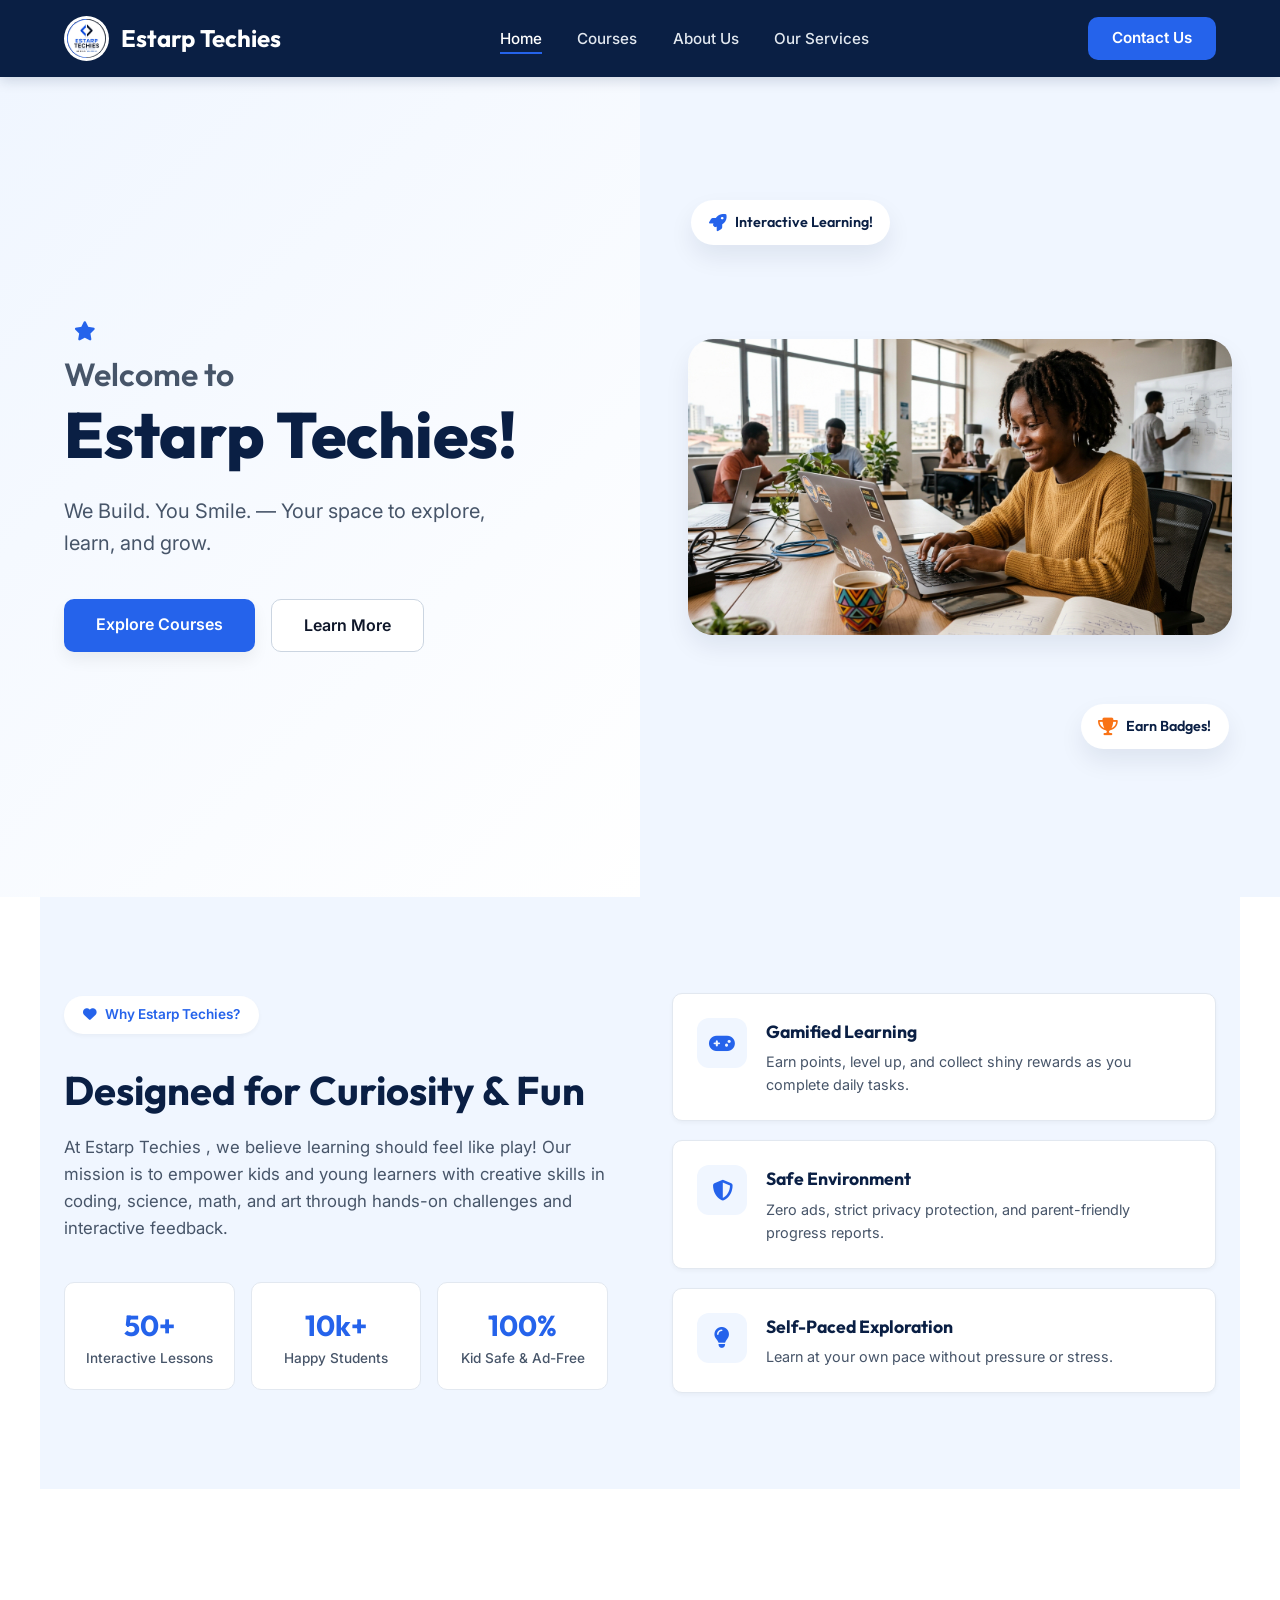
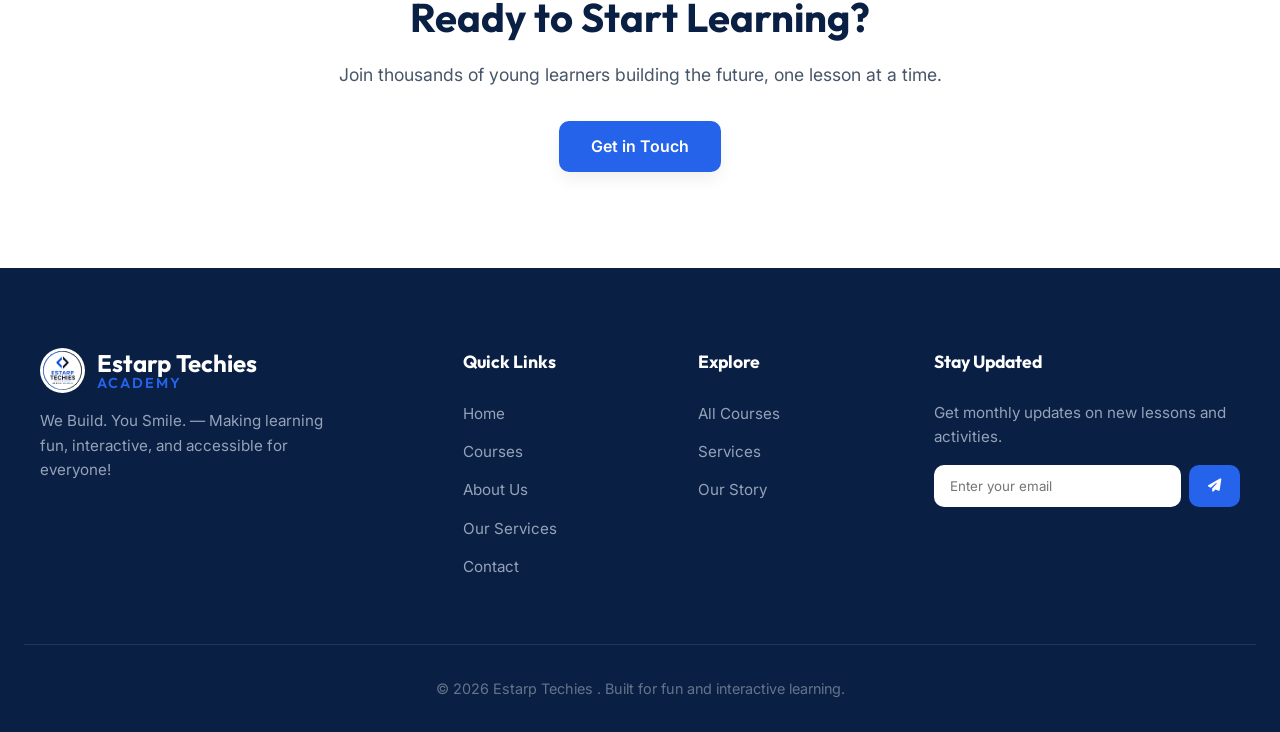
<file: index.html>
<!DOCTYPE html>
<html lang="en">
<head>
  <meta charset="UTF-8">
  <meta name="viewport" content="width=device-width, initial-scale=1.0">
  <title>Estarp Techies  | Learn, Explore & Grow</title>
  <link rel="preconnect" href="https://fonts.googleapis.com">
  <link rel="preconnect" href="https://fonts.gstatic.com" crossorigin>
  <link href="https://fonts.googleapis.com/css2?family=Inter:wght@400;500;600&family=Outfit:wght@500;600;700;800&display=swap" rel="stylesheet">
  <link rel="stylesheet" href="https://cdnjs.cloudflare.com/ajax/libs/font-awesome/6.4.0/css/all.min.css">
  <link rel="stylesheet" href="styles.css">
</head>
<body>

  <!-- Header -->
  <header>
    <div class="nav-container">
      <a href="index.html" class="brand-logo">
        <img src="img/logo.png" alt="Estarp Techies Logo" class="brand-logo-img">
        <span class="brand-text">Estarp Techies <span></span></span>
      </a>
      <ul class="nav-links">
        <li><a href="index.html" class="nav-link active">Home</a></li>
        <li><a href="courses.html" class="nav-link">Courses</a></li>
        <li><a href="about.html" class="nav-link">About Us</a></li>
        <li><a href="services.html" class="nav-link">Our Services</a></li>
        
      </ul>
      <a href="contact.html" class="btn-signup">Contact Us</a>
      <button class="mobile-menu-btn" id="mobileMenuBtn"><i class="fa-solid fa-bars"></i></button>
    </div>
  </header>

  <!-- Hero -->
  <section class="hero-section" id="home">
    <div class="hero-container">
      <div class="hero-text">
        <div class="decorative-sparkles">
          <i class="fa-solid fa-sparkles"></i>
          <i class="fa-solid fa-star"></i>
        </div>
        <h1 class="hero-title">
          <span class="welcome">Welcome to</span>
          <span class="brand-name">Estarp Techies!</span>
        </h1>
        <p class="hero-subtitle">We Build. You Smile. — Your space to explore, learn, and grow.</p>
        <div class="hero-cta-buttons">
          <a href="courses.html" class="btn-primary">Explore Courses</a>
          <a href="about.html" class="btn-secondary">Learn More</a>
        </div>
      </div>

      <div class="hero-image-container">
        <img src="img/Gemini_Generated_Image_43pikn43pikn43pi.jpg" alt="Students learning at Estarp Techies Academy" class="hero-image">
        <div class="floating-badge badge-1">
          <i class="fa-solid fa-rocket"></i>
          <span>Interactive Learning!</span>
        </div>
        <div class="floating-badge badge-2">
          <i class="fa-solid fa-trophy"></i>
          <span>Earn Badges!</span>
        </div>
      </div>
    </div>
  </section>



  <!-- About preview -->
  <section class="section-container about-section">
    <div class="about-grid">
      <div class="about-content">
        <div class="badge-pill"><i class="fa-solid fa-heart"></i> Why Estarp Techies?</div>
        <h2 class="section-title">Designed for Curiosity & Fun</h2>
        <p class="about-text">
          At Estarp Techies , we believe learning should feel like play! Our mission is to empower kids and young learners with creative skills in coding, science, math, and art through hands-on challenges and interactive feedback.
        </p>
        <div class="stats-grid">
          <div class="stat-card"><h3>50+</h3><p>Interactive Lessons</p></div>
          <div class="stat-card"><h3>10k+</h3><p>Happy Students</p></div>
          <div class="stat-card"><h3>100%</h3><p>Kid Safe & Ad-Free</p></div>
        </div>
      </div>
      <div class="about-features">
        <div class="feature-box">
          <div class="feature-icon"><i class="fa-solid fa-gamepad"></i></div>
          <div>
            <h4>Gamified Learning</h4>
            <p>Earn points, level up, and collect shiny rewards as you complete daily tasks.</p>
          </div>
        </div>
        <div class="feature-box">
          <div class="feature-icon"><i class="fa-solid fa-shield-halved"></i></div>
          <div>
            <h4>Safe Environment</h4>
            <p>Zero ads, strict privacy protection, and parent-friendly progress reports.</p>
          </div>
        </div>
        <div class="feature-box">
          <div class="feature-icon"><i class="fa-solid fa-lightbulb"></i></div>
          <div>
            <h4>Self-Paced Exploration</h4>
            <p>Learn at your own pace without pressure or stress.</p>
          </div>
        </div>
      </div>
    </div>
  </section>

  <!-- CTA -->
  <section class="section-container text-center">
    <h2 class="section-title">Ready to Start Learning?</h2>
    <p class="section-subtitle" style="margin-bottom: 2rem;">Join thousands of young learners building the future, one lesson at a time.</p>
    <a href="contact.html" class="btn-primary">Get in Touch</a>
  </section>

  <!-- Footer -->
  <footer>
    <div class="footer-container">
      <div class="footer-brand">
        <a href="index.html" class="brand-logo footer-logo">
          <img src="img/logo.png" alt="Estarp Techies Academy Logo" class="brand-logo-img">
          <span class="brand-text">Estarp Techies <span>Academy</span></span>
        </a>
        <p>We Build. You Smile. — Making learning fun, interactive, and accessible for everyone!</p>
      </div>
      <div class="footer-links">
        <h4>Quick Links</h4>
        <ul>
          <li><a href="index.html">Home</a></li>
          <li><a href="courses.html">Courses</a></li>
          <li><a href="about.html">About Us</a></li>
          <li><a href="services.html">Our Services</a></li>
          <li><a href="contact.html">Contact</a></li>
        </ul>
      </div>
      <div class="footer-links">
        <h4>Explore</h4>
        <ul>
          <li><a href="courses.html">All Courses</a></li>
          <li><a href="services.html">Services</a></li>
          <li><a href="about.html">Our Story</a></li>
        </ul>
      </div>
      <div class="footer-newsletter">
        <h4>Stay Updated</h4>
        <p>Get monthly updates on new lessons and activities.</p>
        <form id="newsletterForm" class="newsletter-form">
          <input type="email" placeholder="Enter your email" required>
          <button type="submit"><i class="fa-solid fa-paper-plane"></i></button>
        </form>
      </div>
    </div>
    <div class="footer-bottom">
      <p>&copy; 2026 Estarp Techies . Built for fun and interactive learning.</p>
    </div>
  </footer>


   <script src="courses-data.js"></script>
  <script src="script.js"></script>
</body>
</body>
</html>
</file>
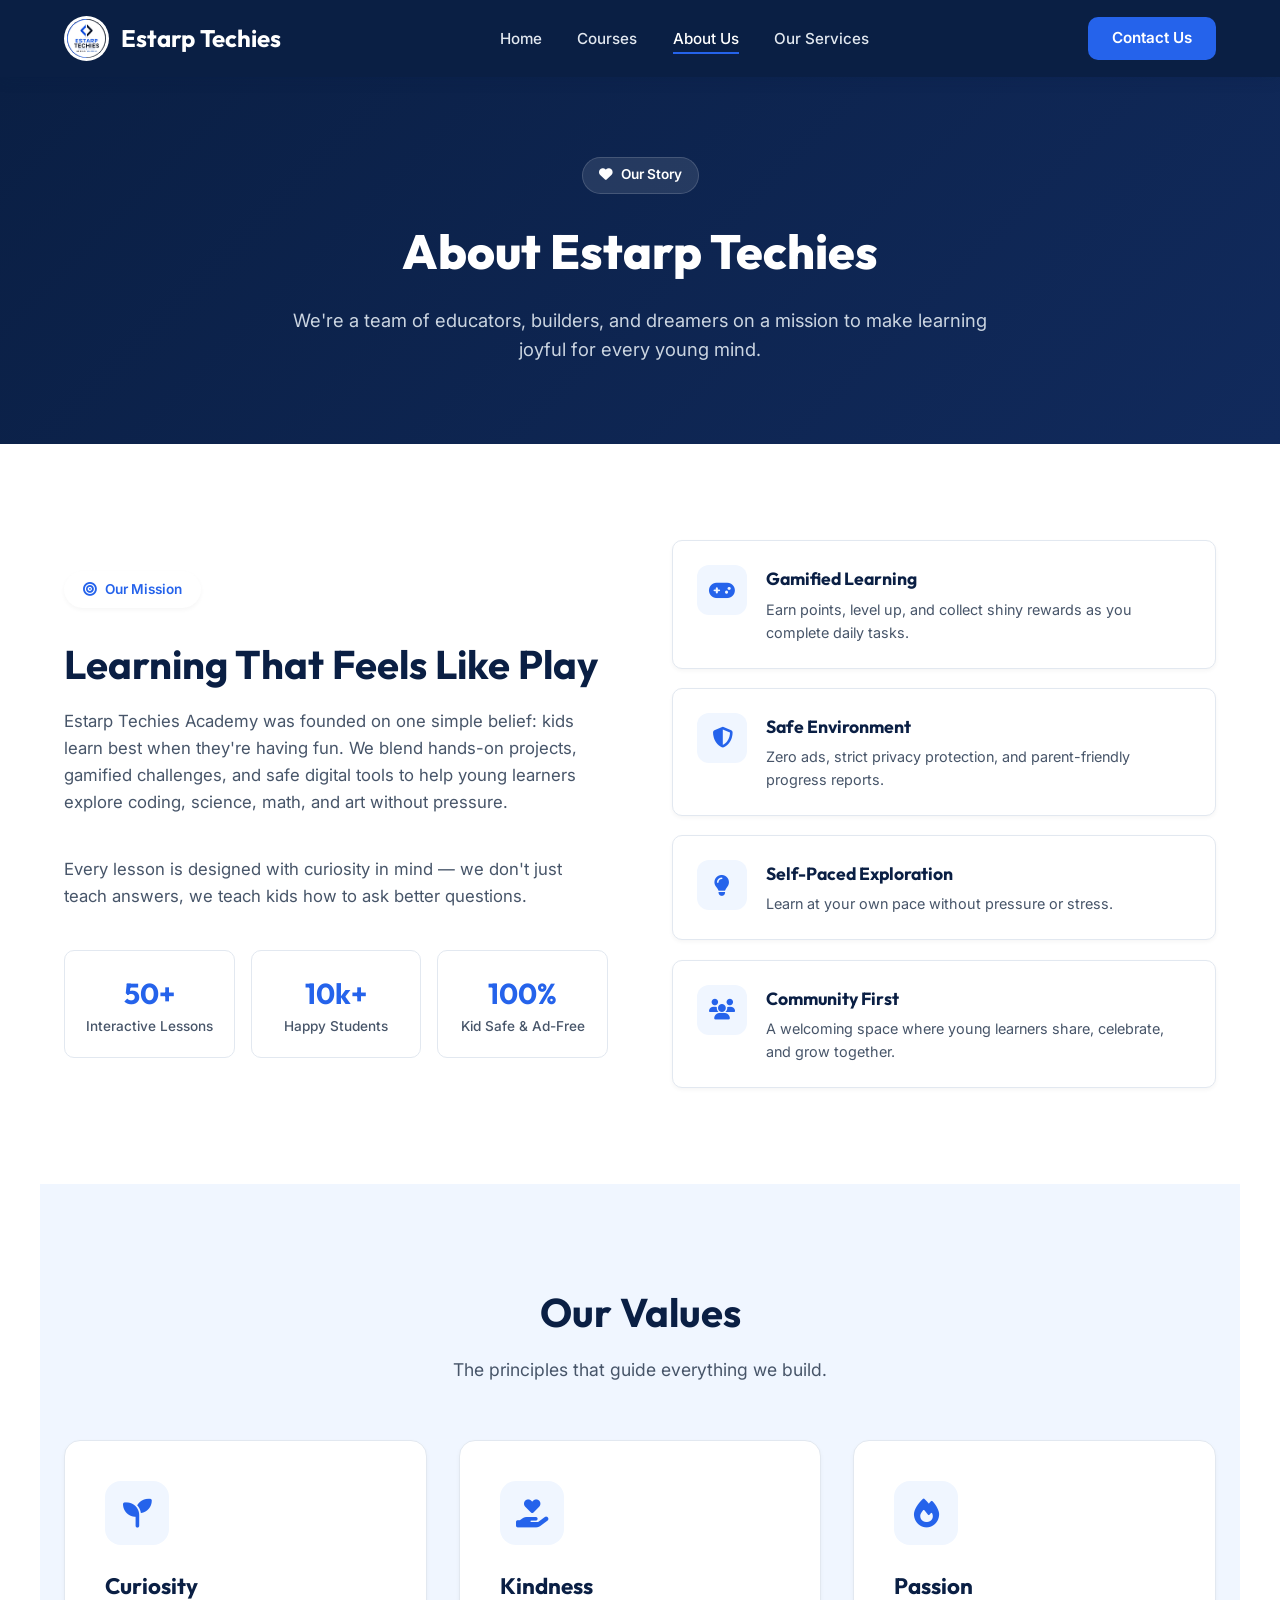
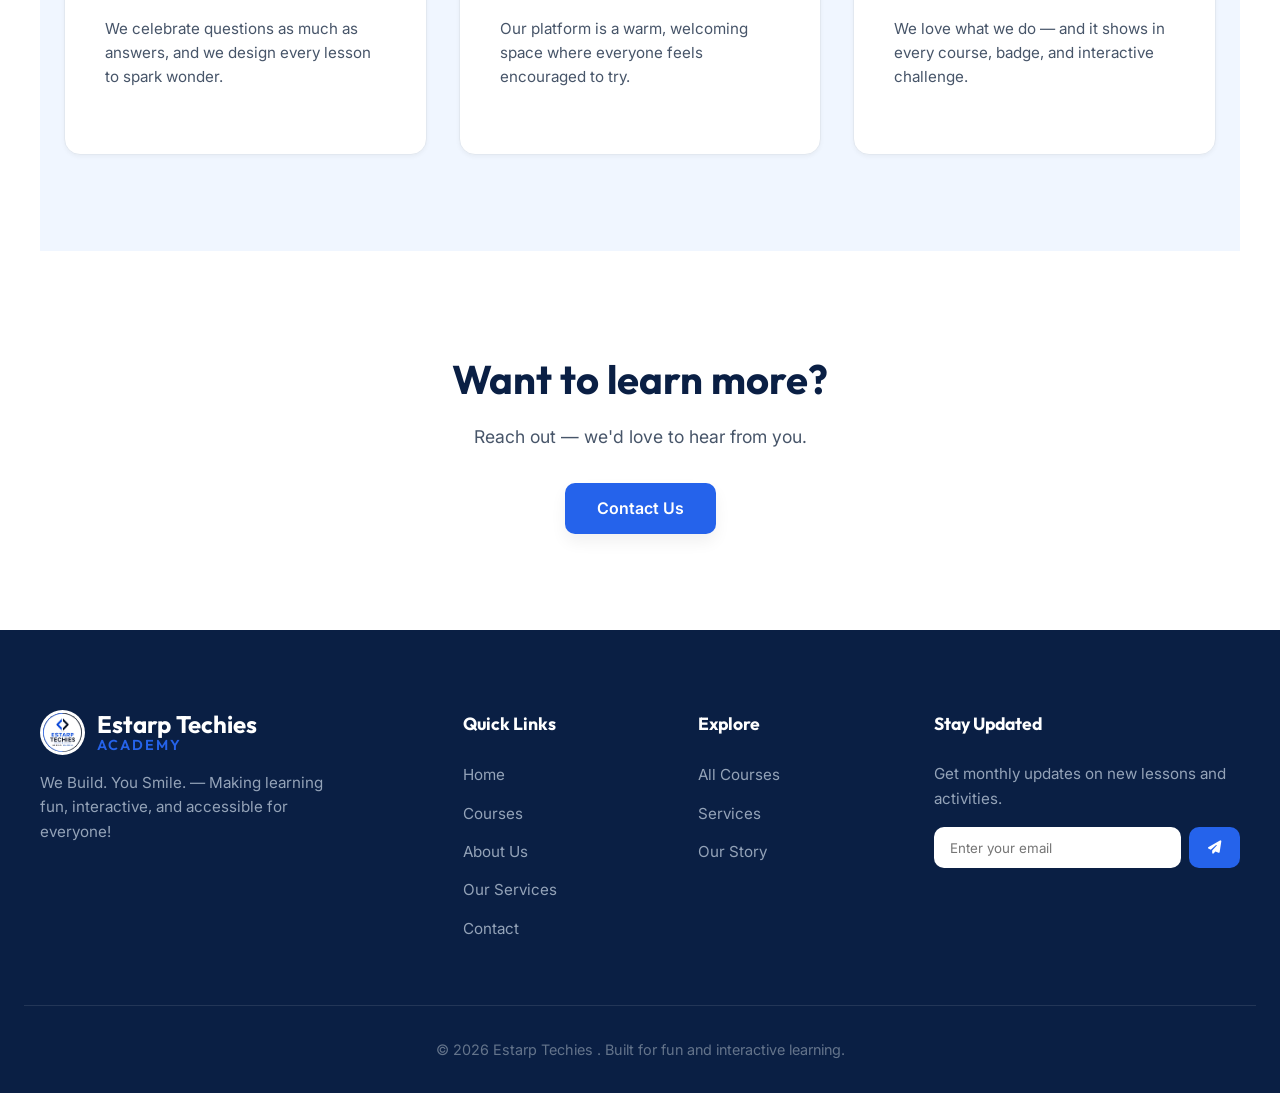
<file: about.html>
<!DOCTYPE html>
<html lang="en">
<head>
  <meta charset="UTF-8">
  <meta name="viewport" content="width=device-width, initial-scale=1.0">
  <title>About Us | Estarp Techies </title>
  <link rel="preconnect" href="https://fonts.googleapis.com">
  <link rel="preconnect" href="https://fonts.gstatic.com" crossorigin>
  <link href="https://fonts.googleapis.com/css2?family=Inter:wght@400;500;600&family=Outfit:wght@500;600;700;800&display=swap" rel="stylesheet">
  <link rel="stylesheet" href="https://cdnjs.cloudflare.com/ajax/libs/font-awesome/6.4.0/css/all.min.css">
  <link rel="stylesheet" href="styles.css">
</head>
<body>

  <header>
    <div class="nav-container">
      <a href="index.html" class="brand-logo">
        <img src="img/logo.png" alt="Estarp Techies Logo" class="brand-logo-img">
        <span class="brand-text">Estarp Techies <span></span></span>
      </a>
      <ul class="nav-links">
        <li><a href="index.html" class="nav-link">Home</a></li>
        <li><a href="courses.html" class="nav-link">Courses</a></li>
        <li><a href="about.html" class="nav-link active">About Us</a></li>
        <li><a href="services.html" class="nav-link">Our Services</a></li>
        
      </ul>
      <a href="contact.html" class="btn-signup">Contact Us</a>
      <button class="mobile-menu-btn" id="mobileMenuBtn"><i class="fa-solid fa-bars"></i></button>
    </div>
  </header>

  <section class="page-hero">
    <div class="page-hero-badge"><i class="fa-solid fa-heart"></i> Our Story</div>
    <h1>About Estarp Techies</h1>
    <p>We're a team of educators, builders, and dreamers on a mission to make learning joyful for every young mind.</p>
  </section>

  <section class="section-container">
    <div class="about-grid">
      <div class="about-content">
        <div class="badge-pill"><i class="fa-solid fa-bullseye"></i> Our Mission</div>
        <h2 class="section-title">Learning That Feels Like Play</h2>
        <p class="about-text">
          Estarp Techies Academy was founded on one simple belief: kids learn best when they're having fun. We blend hands-on projects, gamified challenges, and safe digital tools to help young learners explore coding, science, math, and art without pressure.
        </p>
        <p class="about-text">
          Every lesson is designed with curiosity in mind — we don't just teach answers, we teach kids how to ask better questions.
        </p>
        <div class="stats-grid">
          <div class="stat-card"><h3>50+</h3><p>Interactive Lessons</p></div>
          <div class="stat-card"><h3>10k+</h3><p>Happy Students</p></div>
          <div class="stat-card"><h3>100%</h3><p>Kid Safe & Ad-Free</p></div>
        </div>
      </div>

      <div class="about-features">
        <div class="feature-box">
          <div class="feature-icon"><i class="fa-solid fa-gamepad"></i></div>
          <div>
            <h4>Gamified Learning</h4>
            <p>Earn points, level up, and collect shiny rewards as you complete daily tasks.</p>
          </div>
        </div>
        <div class="feature-box">
          <div class="feature-icon"><i class="fa-solid fa-shield-halved"></i></div>
          <div>
            <h4>Safe Environment</h4>
            <p>Zero ads, strict privacy protection, and parent-friendly progress reports.</p>
          </div>
        </div>
        <div class="feature-box">
          <div class="feature-icon"><i class="fa-solid fa-lightbulb"></i></div>
          <div>
            <h4>Self-Paced Exploration</h4>
            <p>Learn at your own pace without pressure or stress.</p>
          </div>
        </div>
        <div class="feature-box">
          <div class="feature-icon"><i class="fa-solid fa-users"></i></div>
          <div>
            <h4>Community First</h4>
            <p>A welcoming space where young learners share, celebrate, and grow together.</p>
          </div>
        </div>
      </div>
    </div>
  </section>

  <section class="section-container about-section">
    <div class="section-header text-center">
      <h2 class="section-title">Our Values</h2>
      <p class="section-subtitle">The principles that guide everything we build.</p>
    </div>
    <div class="services-grid">
      <div class="service-card">
        <div class="service-icon"><i class="fa-solid fa-seedling"></i></div>
        <h3>Curiosity</h3>
        <p>We celebrate questions as much as answers, and we design every lesson to spark wonder.</p>
      </div>
      <div class="service-card">
        <div class="service-icon"><i class="fa-solid fa-hand-holding-heart"></i></div>
        <h3>Kindness</h3>
        <p>Our platform is a warm, welcoming space where everyone feels encouraged to try.</p>
      </div>
      <div class="service-card">
        <div class="service-icon"><i class="fa-solid fa-fire"></i></div>
        <h3>Passion</h3>
        <p>We love what we do — and it shows in every course, badge, and interactive challenge.</p>
      </div>
    </div>
  </section>

  <section class="section-container text-center">
    <h2 class="section-title">Want to learn more?</h2>
    <p class="section-subtitle" style="margin-bottom: 2rem;">Reach out — we'd love to hear from you.</p>
    <a href="contact.html" class="btn-primary">Contact Us</a>
  </section>

  <footer>
    <div class="footer-container">
      <div class="footer-brand">
        <a href="index.html" class="brand-logo footer-logo">
          <img src="img/logo.png" alt="Estarp Techies Academy Logo" class="brand-logo-img">
          <span class="brand-text">Estarp Techies <span>Academy</span></span>
        </a>
        <p>We Build. You Smile. — Making learning fun, interactive, and accessible for everyone!</p>
      </div>
      <div class="footer-links">
        <h4>Quick Links</h4>
        <ul>
          <li><a href="index.html">Home</a></li>
          <li><a href="courses.html">Courses</a></li>
          <li><a href="about.html">About Us</a></li>
          <li><a href="services.html">Our Services</a></li>
          <li><a href="contact.html">Contact</a></li>
        </ul>
      </div>
      <div class="footer-links">
        <h4>Explore</h4>
        <ul>
          <li><a href="courses.html">All Courses</a></li>
          <li><a href="services.html">Services</a></li>
          <li><a href="about.html">Our Story</a></li>
        </ul>
      </div>
      <div class="footer-newsletter">
        <h4>Stay Updated</h4>
        <p>Get monthly updates on new lessons and activities.</p>
        <form id="newsletterForm" class="newsletter-form">
          <input type="email" placeholder="Enter your email" required>
          <button type="submit"><i class="fa-solid fa-paper-plane"></i></button>
        </form>
      </div>
    </div>
    <div class="footer-bottom">
      <p>&copy; 2026 Estarp Techies . Built for fun and interactive learning.</p>
    </div>
  </footer>

  <script src="script.js"></script>
</body>
</html>
</file>
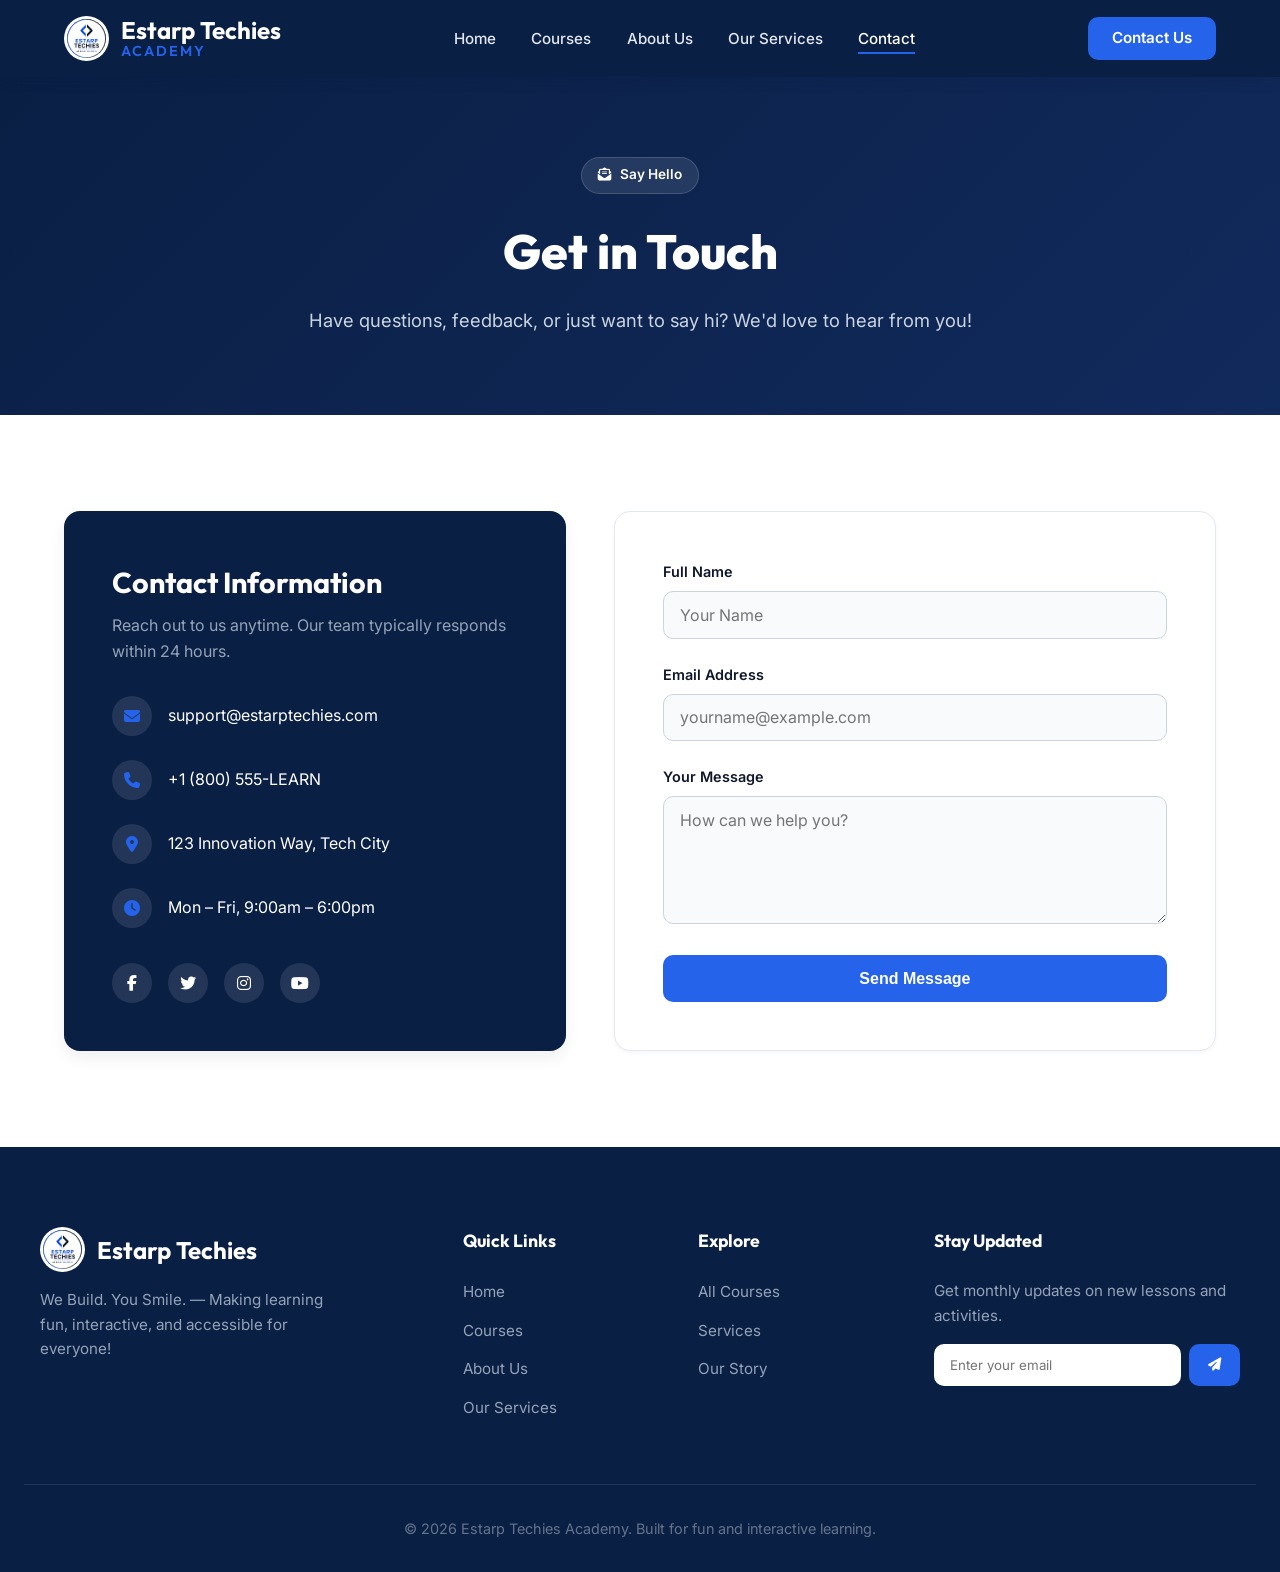
<file: contact.html>
<!DOCTYPE html>
<html lang="en">
<head>
  <meta charset="UTF-8">
  <meta name="viewport" content="width=device-width, initial-scale=1.0">
  <title>Contact Us | Estarp Techies Academy</title>
  <link rel="preconnect" href="https://fonts.googleapis.com">
  <link rel="preconnect" href="https://fonts.gstatic.com" crossorigin>
  <link href="https://fonts.googleapis.com/css2?family=Inter:wght@400;500;600&family=Outfit:wght@500;600;700;800&display=swap" rel="stylesheet">
  <link rel="stylesheet" href="https://cdnjs.cloudflare.com/ajax/libs/font-awesome/6.4.0/css/all.min.css">
  <link rel="stylesheet" href="styles.css">
</head>
<body>

  <header>
    <div class="nav-container">
      <a href="index.html" class="brand-logo">
        <img src="img/logo.png" alt="Estarp Techies Academy Logo" class="brand-logo-img">
        <span class="brand-text">Estarp Techies <span>Academy</span></span>
      </a>
      <ul class="nav-links">
        <li><a href="index.html" class="nav-link">Home</a></li>
        <li><a href="courses.html" class="nav-link">Courses</a></li>
        <li><a href="about.html" class="nav-link">About Us</a></li>
        <li><a href="services.html" class="nav-link">Our Services</a></li>
        <li><a href="contact.html" class="nav-link active">Contact</a></li>
      </ul>
      <a href="contact.html" class="btn-signup">Contact Us</a>
      <button class="mobile-menu-btn" id="mobileMenuBtn"><i class="fa-solid fa-bars"></i></button>
    </div>
  </header>

  <section class="page-hero">
    <div class="page-hero-badge"><i class="fa-solid fa-envelope-open-text"></i> Say Hello</div>
    <h1>Get in Touch</h1>
    <p>Have questions, feedback, or just want to say hi? We'd love to hear from you!</p>
  </section>

  <section class="section-container">
    <div class="contact-grid">
      <div class="contact-info">
        <div>
          <h3>Contact Information</h3>
          <p>Reach out to us anytime. Our team typically responds within 24 hours.</p>

          <div class="info-list">
            <div class="info-item">
              <i class="fa-solid fa-envelope"></i>
              <span>support@estarptechies.com</span>
            </div>
            <div class="info-item">
              <i class="fa-solid fa-phone"></i>
              <span>+1 (800) 555-LEARN</span>
            </div>
            <div class="info-item">
              <i class="fa-solid fa-location-dot"></i>
              <span>123 Innovation Way, Tech City</span>
            </div>
            <div class="info-item">
              <i class="fa-solid fa-clock"></i>
              <span>Mon – Fri, 9:00am – 6:00pm</span>
            </div>
          </div>
        </div>

        <div class="social-links">
          <a href="#" aria-label="Facebook"><i class="fa-brands fa-facebook-f"></i></a>
          <a href="#" aria-label="Twitter"><i class="fa-brands fa-twitter"></i></a>
          <a href="#" aria-label="Instagram"><i class="fa-brands fa-instagram"></i></a>
          <a href="#" aria-label="YouTube"><i class="fa-brands fa-youtube"></i></a>
        </div>
      </div>

      <div class="contact-form-wrapper">
        <form id="contactForm">
          <div class="form-group">
            <label for="contactName">Full Name</label>
            <input type="text" id="contactName" placeholder="Your Name" required>
          </div>
          <div class="form-group">
            <label for="contactEmail">Email Address</label>
            <input type="email" id="contactEmail" placeholder="yourname@example.com" required>
          </div>
          <div class="form-group">
            <label for="contactMessage">Your Message</label>
            <textarea id="contactMessage" rows="5" placeholder="How can we help you?" required></textarea>
          </div>
          <button type="submit" class="btn-submit">Send Message</button>
        </form>
      </div>
    </div>
  </section>

  <footer>
    <div class="footer-container">
      <div class="footer-brand">
        <a href="index.html" class="brand-logo footer-logo">
          <img src="img/logo.png" alt="Estarp Techies Logo" class="brand-logo-img">
          <span class="brand-text">Estarp Techies <span></span></span>
        </a>
        <p>We Build. You Smile. — Making learning fun, interactive, and accessible for everyone!</p>
      </div>
      <div class="footer-links">
        <h4>Quick Links</h4>
        <ul>
          <li><a href="index.html">Home</a></li>
          <li><a href="courses.html">Courses</a></li>
          <li><a href="about.html">About Us</a></li>
          <li><a href="services.html">Our Services</a></li>
          
        </ul>
      </div>
      <div class="footer-links">
        <h4>Explore</h4>
        <ul>
          <li><a href="courses.html">All Courses</a></li>
          <li><a href="services.html">Services</a></li>
          <li><a href="about.html">Our Story</a></li>
        </ul>
      </div>
      <div class="footer-newsletter">
        <h4>Stay Updated</h4>
        <p>Get monthly updates on new lessons and activities.</p>
        <form id="newsletterForm" class="newsletter-form">
          <input type="email" placeholder="Enter your email" required>
          <button type="submit"><i class="fa-solid fa-paper-plane"></i></button>
        </form>
      </div>
    </div>
    <div class="footer-bottom">
      <p>&copy; 2026 Estarp Techies Academy. Built for fun and interactive learning.</p>
    </div>
  </footer>

  <script src="script.js"></script>
</body>
</html>
</file>
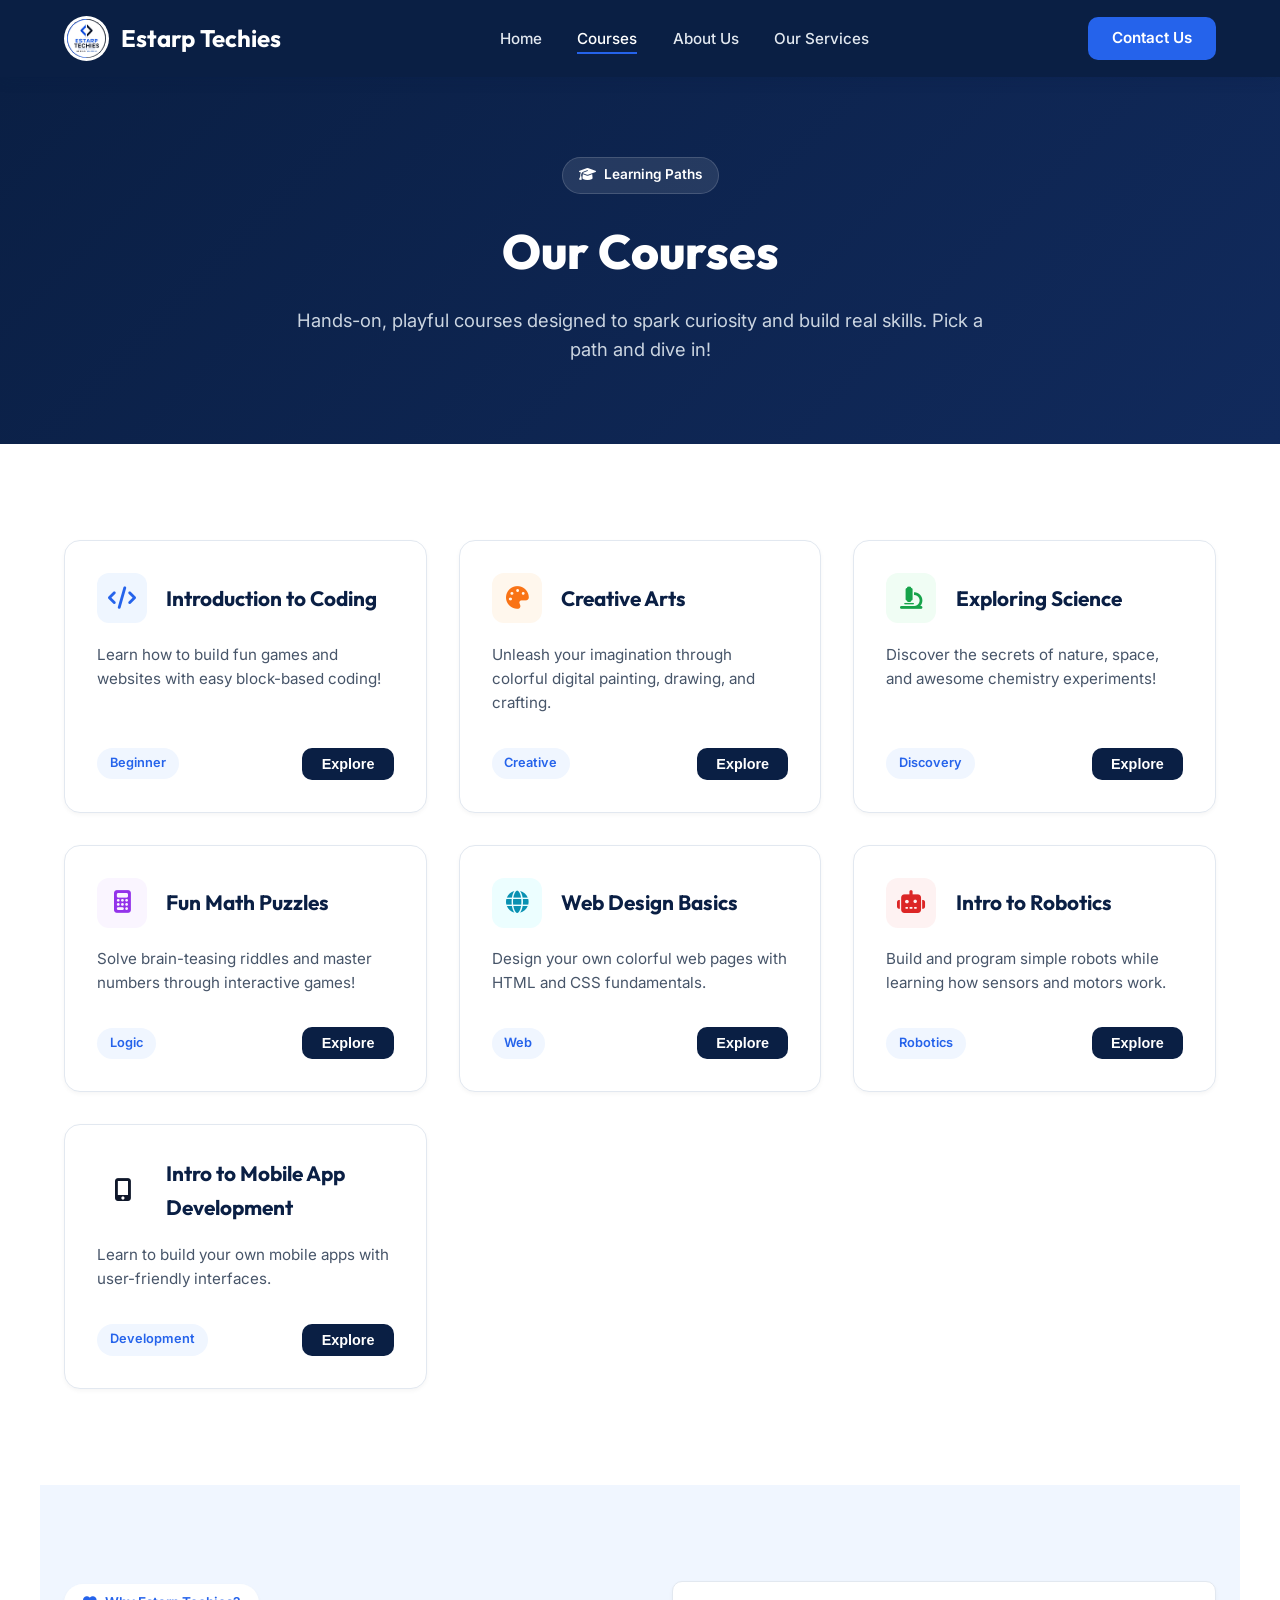
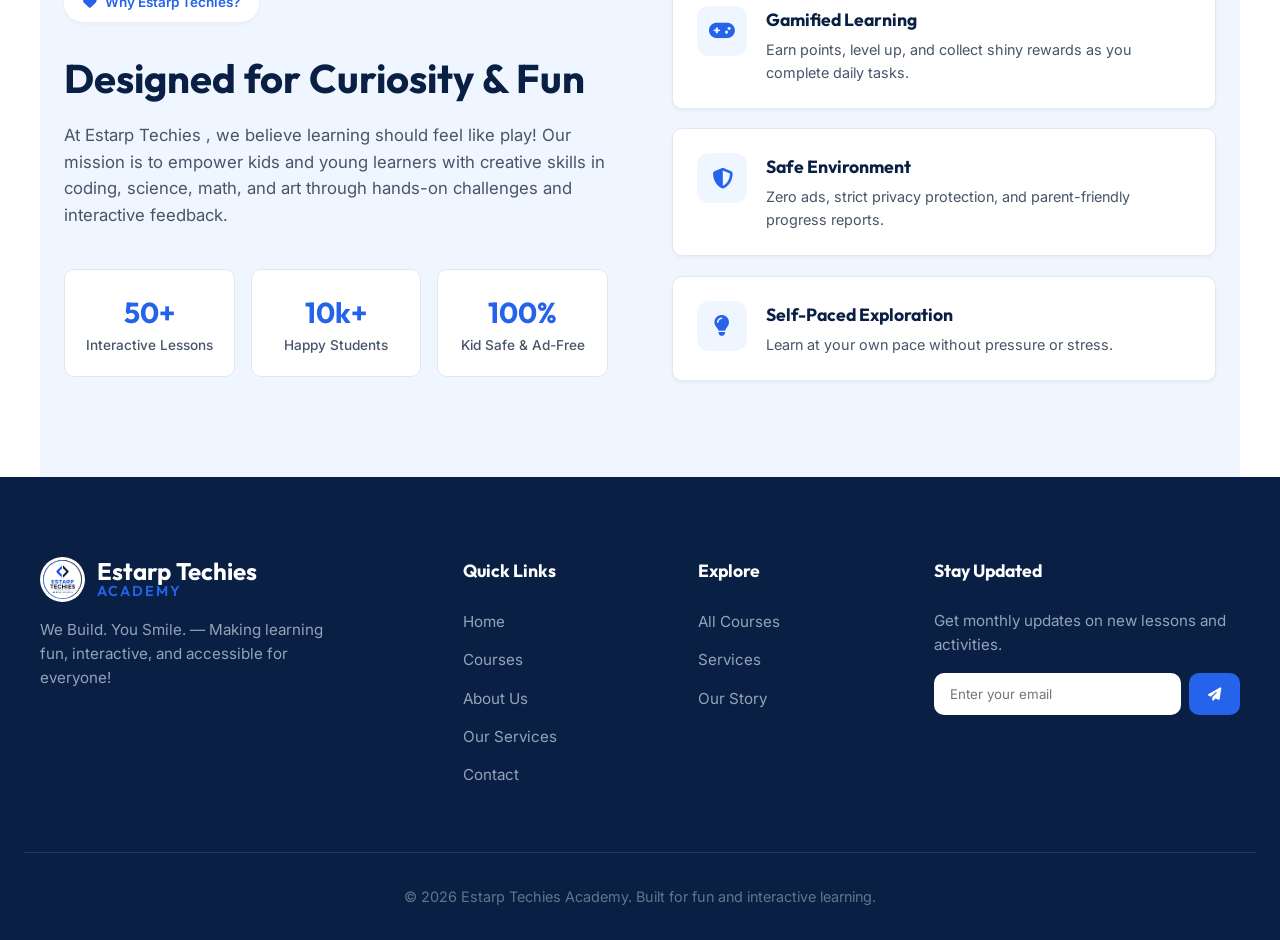
<file: courses.html>
<!DOCTYPE html>
<html lang="en">
<head>
  <meta charset="UTF-8">
  <meta name="viewport" content="width=device-width, initial-scale=1.0">
  <title>Courses | Estarp Techies Academy</title>
  <link rel="preconnect" href="https://fonts.googleapis.com">
  <link rel="preconnect" href="https://fonts.gstatic.com" crossorigin>
  <link href="https://fonts.googleapis.com/css2?family=Inter:wght@400;500;600&family=Outfit:wght@500;600;700;800&display=swap" rel="stylesheet">
  <link rel="stylesheet" href="https://cdnjs.cloudflare.com/ajax/libs/font-awesome/6.4.0/css/all.min.css">
  <link rel="stylesheet" href="styles.css">
</head>
<body>

  <header>
    <div class="nav-container">
      <a href="index.html" class="brand-logo">
        <img src="img/logo.png" alt="Estarp Techies Logo" class="brand-logo-img">
        <span class="brand-text">Estarp Techies <span></span></span>
      </a>
      <ul class="nav-links">
        <li><a href="index.html" class="nav-link">Home</a></li>
        <li><a href="courses.html" class="nav-link active">Courses</a></li>
        <li><a href="about.html" class="nav-link">About Us</a></li>
        <li><a href="services.html" class="nav-link">Our Services</a></li>
        
      </ul>
      <a href="contact.html" class="btn-signup">Contact Us</a>
      <button class="mobile-menu-btn" id="mobileMenuBtn"><i class="fa-solid fa-bars"></i></button>
    </div>
  </header>

  <section class="page-hero">
    <div class="page-hero-badge"><i class="fa-solid fa-graduation-cap"></i> Learning Paths</div>
    <h1>Our Courses</h1>
    <p>Hands-on, playful courses designed to spark curiosity and build real skills. Pick a path and dive in!</p>
  </section>

   <section class="section-container">
    <!-- ✅ Courses rendered automatically from courses-data.js -->
    <div class="courses-grid" data-courses></div>
  </section>
  
  <!-- About preview -->
  <section class="section-container about-section">
    <div class="about-grid">
      <div class="about-content">
        <div class="badge-pill"><i class="fa-solid fa-heart"></i> Why Estarp Techies?</div>
        <h2 class="section-title">Designed for Curiosity & Fun</h2>
        <p class="about-text">
          At Estarp Techies , we believe learning should feel like play! Our mission is to empower kids and young learners with creative skills in coding, science, math, and art through hands-on challenges and interactive feedback.
        </p>
        <div class="stats-grid">
          <div class="stat-card"><h3>50+</h3><p>Interactive Lessons</p></div>
          <div class="stat-card"><h3>10k+</h3><p>Happy Students</p></div>
          <div class="stat-card"><h3>100%</h3><p>Kid Safe & Ad-Free</p></div>
        </div>
      </div>
      <div class="about-features">
        <div class="feature-box">
          <div class="feature-icon"><i class="fa-solid fa-gamepad"></i></div>
          <div>
            <h4>Gamified Learning</h4>
            <p>Earn points, level up, and collect shiny rewards as you complete daily tasks.</p>
          </div>
        </div>
        <div class="feature-box">
          <div class="feature-icon"><i class="fa-solid fa-shield-halved"></i></div>
          <div>
            <h4>Safe Environment</h4>
            <p>Zero ads, strict privacy protection, and parent-friendly progress reports.</p>
          </div>
        </div>
        <div class="feature-box">
          <div class="feature-icon"><i class="fa-solid fa-lightbulb"></i></div>
          <div>
            <h4>Self-Paced Exploration</h4>
            <p>Learn at your own pace without pressure or stress.</p>
          </div>
        </div>
      </div>
    </div>
  </section>

  <footer>
    <div class="footer-container">
      <div class="footer-brand">
        <a href="index.html" class="brand-logo footer-logo">
          <img src="img/logo.png" alt="Estarp Techies Academy Logo" class="brand-logo-img">
          <span class="brand-text">Estarp Techies <span>Academy</span></span>
        </a>
        <p>We Build. You Smile. — Making learning fun, interactive, and accessible for everyone!</p>
      </div>
      <div class="footer-links">
        <h4>Quick Links</h4>
        <ul>
          <li><a href="index.html">Home</a></li>
          <li><a href="courses.html">Courses</a></li>
          <li><a href="about.html">About Us</a></li>
          <li><a href="services.html">Our Services</a></li>
          <li><a href="contact.html">Contact</a></li>
        </ul>
      </div>
      <div class="footer-links">
        <h4>Explore</h4>
        <ul>
          <li><a href="courses.html">All Courses</a></li>
          <li><a href="services.html">Services</a></li>
          <li><a href="about.html">Our Story</a></li>
        </ul>
      </div>
      <div class="footer-newsletter">
        <h4>Stay Updated</h4>
        <p>Get monthly updates on new lessons and activities.</p>
        <form id="newsletterForm" class="newsletter-form">
          <input type="email" placeholder="Enter your email" required>
          <button type="submit"><i class="fa-solid fa-paper-plane"></i></button>
        </form>
      </div>
    </div>
    <div class="footer-bottom">
      <p>&copy; 2026 Estarp Techies Academy. Built for fun and interactive learning.</p>
    </div>
  </footer>

 
    <!-- Course Video Modal -->
  <div class="modal-overlay" id="courseModal">
    <div class="modal-card modal-card-video">
      <button class="modal-close-btn" id="closeCourseModal">&times;</button>
      <div class="modal-header">
        <h3 id="modalCourseTitle">Course</h3>
      </div>
      <div class="modal-body">
        <div class="video-wrapper">
          <video
            id="modalCourseVideo"
            controls
            playsinline
            preload="metadata"
            poster=""
          >
            Your browser does not support the video tag.
          </video>
        </div>
        <p id="modalCourseDesc">Course preview coming soon.</p>
        <button class="btn-submit" onclick="closeModal('courseModal')">Close</button>
      </div>
    </div>
  </div>

    <script src="courses-data.js"></script>
  <script src="script.js"></script>
</body>
</body>
</html>
</file>
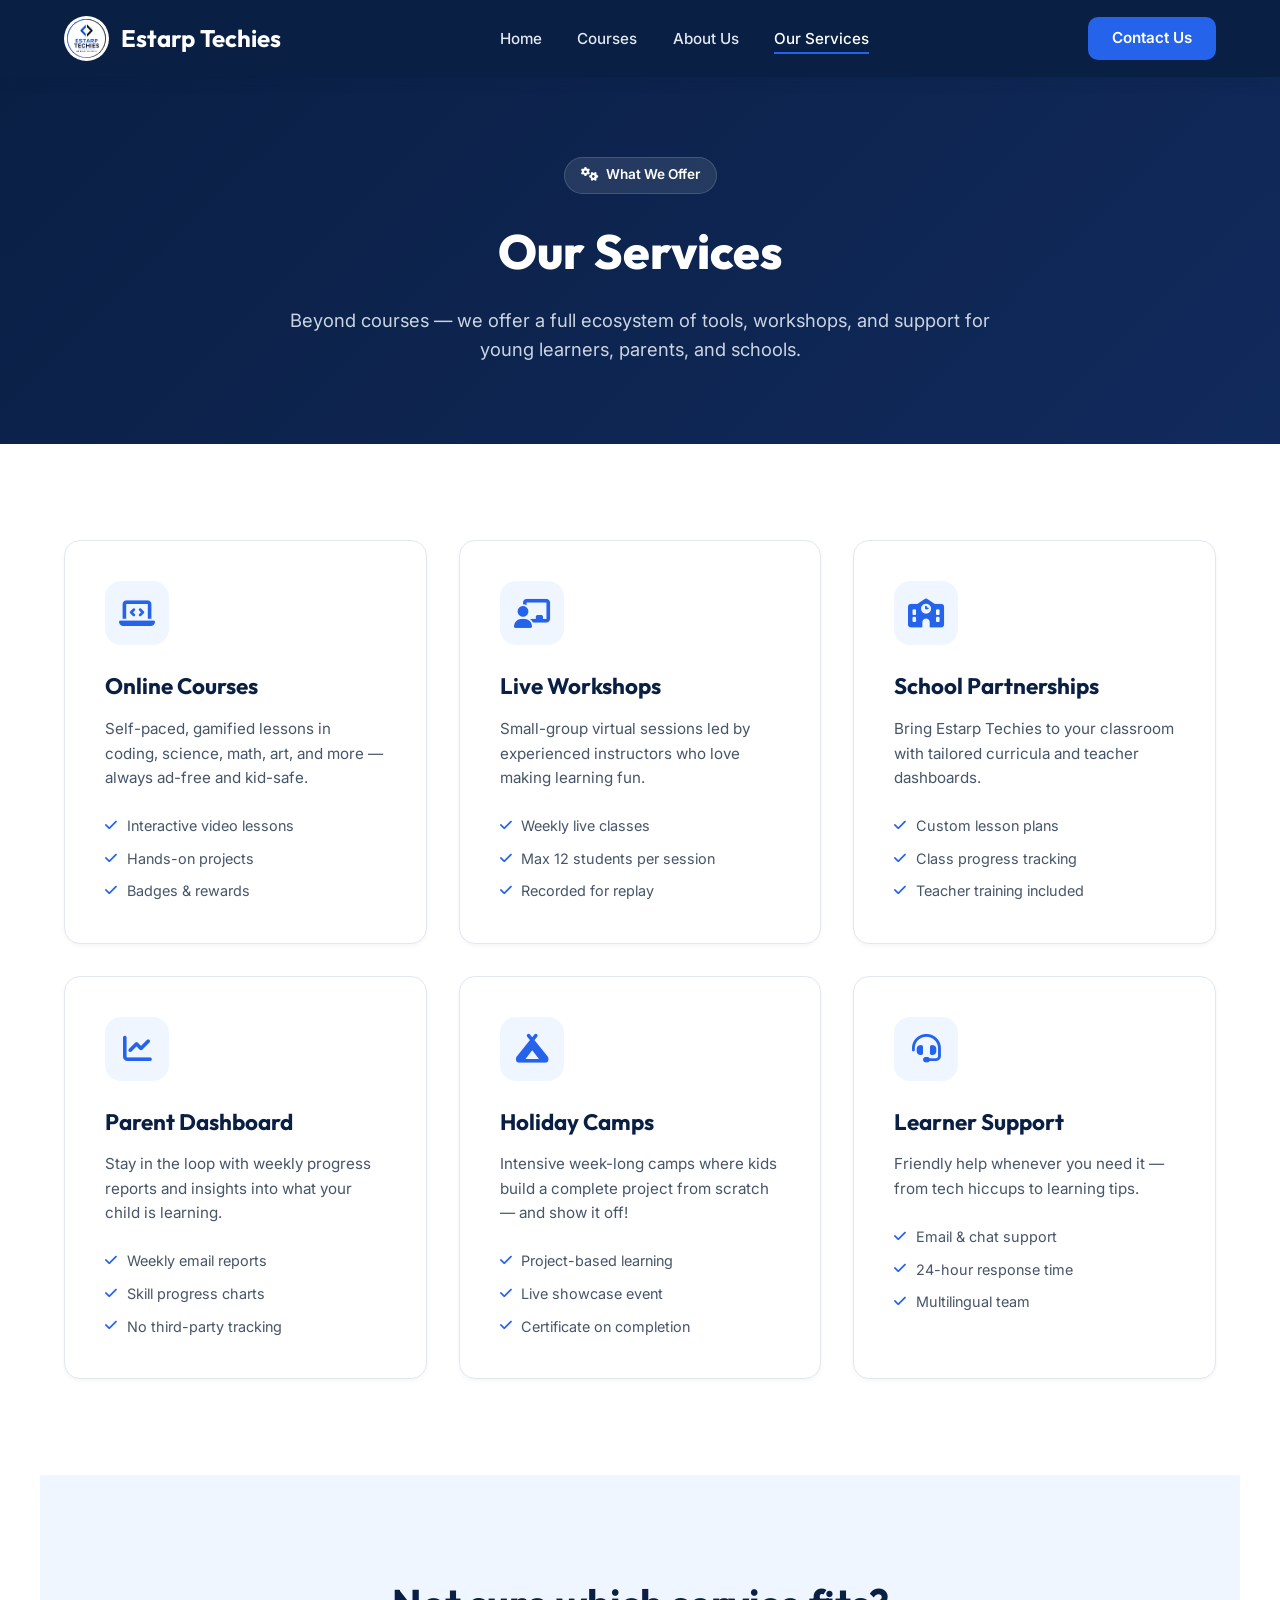
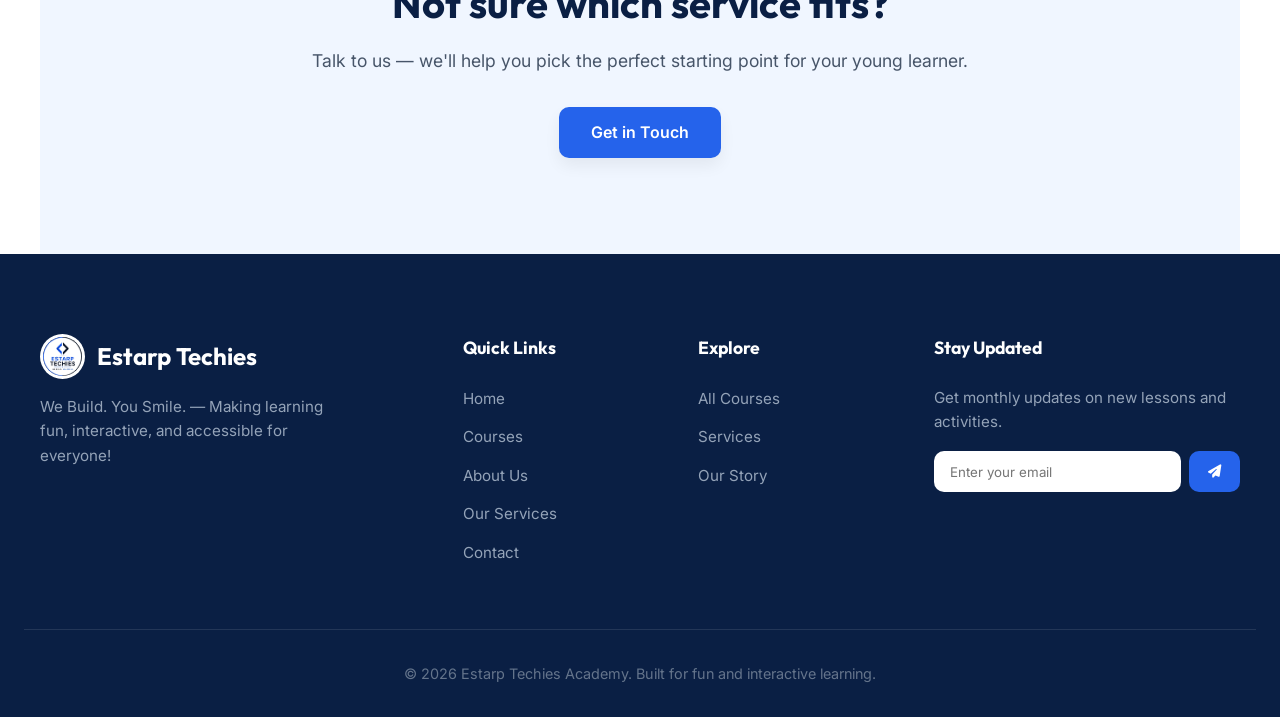
<file: services.html>
<!DOCTYPE html>
<html lang="en">
<head>
  <meta charset="UTF-8">
  <meta name="viewport" content="width=device-width, initial-scale=1.0">
  <title>Our Services | Estarp Techies Academy</title>
  <link rel="preconnect" href="https://fonts.googleapis.com">
  <link rel="preconnect" href="https://fonts.gstatic.com" crossorigin>
  <link href="https://fonts.googleapis.com/css2?family=Inter:wght@400;500;600&family=Outfit:wght@500;600;700;800&display=swap" rel="stylesheet">
  <link rel="stylesheet" href="https://cdnjs.cloudflare.com/ajax/libs/font-awesome/6.4.0/css/all.min.css">
  <link rel="stylesheet" href="styles.css">
</head>
<body>

  <header>
    <div class="nav-container">
      <a href="index.html" class="brand-logo">
        <img src="img/logo.png" alt="Estarp Techies Academy Logo" class="brand-logo-img">
        <span class="brand-text">Estarp Techies <span> </span></span>
      </a>
      <ul class="nav-links">
        <li><a href="index.html" class="nav-link">Home</a></li>
        <li><a href="courses.html" class="nav-link">Courses</a></li>
        <li><a href="about.html" class="nav-link">About Us</a></li>
        <li><a href="services.html" class="nav-link active">Our Services</a></li>
       
      </ul>
      <a href="contact.html" class="btn-signup">Contact Us</a>
      <button class="mobile-menu-btn" id="mobileMenuBtn"><i class="fa-solid fa-bars"></i></button>
    </div>
  </header>

  <section class="page-hero">
    <div class="page-hero-badge"><i class="fa-solid fa-gears"></i> What We Offer</div>
    <h1>Our Services</h1>
    <p>Beyond courses — we offer a full ecosystem of tools, workshops, and support for young learners, parents, and schools.</p>
  </section>

  <section class="section-container">
    <div class="services-grid">

      <div class="service-card">
        <div class="service-icon"><i class="fa-solid fa-laptop-code"></i></div>
        <h3>Online Courses</h3>
        <p>Self-paced, gamified lessons in coding, science, math, art, and more — always ad-free and kid-safe.</p>
        <ul class="service-list">
          <li><i class="fa-solid fa-check"></i> Interactive video lessons</li>
          <li><i class="fa-solid fa-check"></i> Hands-on projects</li>
          <li><i class="fa-solid fa-check"></i> Badges & rewards</li>
        </ul>
      </div>

      <div class="service-card">
        <div class="service-icon"><i class="fa-solid fa-chalkboard-user"></i></div>
        <h3>Live Workshops</h3>
        <p>Small-group virtual sessions led by experienced instructors who love making learning fun.</p>
        <ul class="service-list">
          <li><i class="fa-solid fa-check"></i> Weekly live classes</li>
          <li><i class="fa-solid fa-check"></i> Max 12 students per session</li>
          <li><i class="fa-solid fa-check"></i> Recorded for replay</li>
        </ul>
      </div>

      <div class="service-card">
        <div class="service-icon"><i class="fa-solid fa-school"></i></div>
        <h3>School Partnerships</h3>
        <p>Bring Estarp Techies to your classroom with tailored curricula and teacher dashboards.</p>
        <ul class="service-list">
          <li><i class="fa-solid fa-check"></i> Custom lesson plans</li>
          <li><i class="fa-solid fa-check"></i> Class progress tracking</li>
          <li><i class="fa-solid fa-check"></i> Teacher training included</li>
        </ul>
      </div>

      <div class="service-card">
        <div class="service-icon"><i class="fa-solid fa-chart-line"></i></div>
        <h3>Parent Dashboard</h3>
        <p>Stay in the loop with weekly progress reports and insights into what your child is learning.</p>
        <ul class="service-list">
          <li><i class="fa-solid fa-check"></i> Weekly email reports</li>
          <li><i class="fa-solid fa-check"></i> Skill progress charts</li>
          <li><i class="fa-solid fa-check"></i> No third-party tracking</li>
        </ul>
      </div>

      <div class="service-card">
        <div class="service-icon"><i class="fa-solid fa-campground"></i></div>
        <h3>Holiday Camps</h3>
        <p>Intensive week-long camps where kids build a complete project from scratch — and show it off!</p>
        <ul class="service-list">
          <li><i class="fa-solid fa-check"></i> Project-based learning</li>
          <li><i class="fa-solid fa-check"></i> Live showcase event</li>
          <li><i class="fa-solid fa-check"></i> Certificate on completion</li>
        </ul>
      </div>

      <div class="service-card">
        <div class="service-icon"><i class="fa-solid fa-headset"></i></div>
        <h3>Learner Support</h3>
        <p>Friendly help whenever you need it — from tech hiccups to learning tips.</p>
        <ul class="service-list">
          <li><i class="fa-solid fa-check"></i> Email & chat support</li>
          <li><i class="fa-solid fa-check"></i> 24-hour response time</li>
          <li><i class="fa-solid fa-check"></i> Multilingual team</li>
        </ul>
      </div>

    </div>
  </section>

  <section class="section-container text-center about-section">
    <h2 class="section-title">Not sure which service fits?</h2>
    <p class="section-subtitle" style="margin-bottom: 2rem;">Talk to us — we'll help you pick the perfect starting point for your young learner.</p>
    <a href="contact.html" class="btn-primary">Get in Touch</a>
  </section>

  <footer>
    <div class="footer-container">
      <div class="footer-brand">
        <a href="index.html" class="brand-logo footer-logo">
          <img src="img/logo.png" alt="Estarp Techies Academy Logo" class="brand-logo-img">
          <span class="brand-text">Estarp Techies <span></span></span>
        </a>
        <p>We Build. You Smile. — Making learning fun, interactive, and accessible for everyone!</p>
      </div>
      <div class="footer-links">
        <h4>Quick Links</h4>
        <ul>
          <li><a href="index.html">Home</a></li>
          <li><a href="courses.html">Courses</a></li>
          <li><a href="about.html">About Us</a></li>
          <li><a href="services.html">Our Services</a></li>
          <li><a href="contact.html">Contact</a></li>
        </ul>
      </div>
      <div class="footer-links">
        <h4>Explore</h4>
        <ul>
          <li><a href="courses.html">All Courses</a></li>
          <li><a href="services.html">Services</a></li>
          <li><a href="about.html">Our Story</a></li>
        </ul>
      </div>
      <div class="footer-newsletter">
        <h4>Stay Updated</h4>
        <p>Get monthly updates on new lessons and activities.</p>
        <form id="newsletterForm" class="newsletter-form">
          <input type="email" placeholder="Enter your email" required>
          <button type="submit"><i class="fa-solid fa-paper-plane"></i></button>
        </form>
      </div>
    </div>
    <div class="footer-bottom">
      <p>&copy; 2026 Estarp Techies Academy. Built for fun and interactive learning.</p>
    </div>
  </footer>

  <script src="script.js"></script>
</body>
</html>
</file>
<file: styles.css>
/* ==========================================================================
   1. CSS VARIABLES & RESET
   ========================================================================== */
:root {
  --primary-blue: #2563eb;
  --nav-blue: #1d4ed8;
  --deep-navy: #0a1f44;
  --bg-light-blue: #f0f6ff;
  --card-bg: #ffffff;
  --text-dark: #0f172a;
  --text-muted: #475569;
  --orange-accent: #f97316;
  --border-radius-lg: 16px;
  --border-radius-md: 10px;
  --shadow-sm: 0 2px 4px rgba(0,0,0,0.04);
  --shadow-md: 0 8px 16px rgba(0,0,0,0.06);
  --shadow-lg: 0 12px 24px rgba(10, 31, 68, 0.08);
  --transition: all 0.3s ease;
}

* {
  box-sizing: border-box;
  margin: 0;
  padding: 0;
}

html {
  scroll-behavior: smooth;
}

body {
  font-family: 'Inter', sans-serif;
  background-color: #ffffff;
  color: var(--text-dark);
  line-height: 1.6;
  overflow-x: hidden;
}

h1, h2, h3, h4 {
  font-family: 'Outfit', sans-serif;
  color: var(--deep-navy);
}

a { color: inherit; }

/* Common Section Layout */
.section-container {
  max-width: 1200px;
  margin: 0 auto;
  padding: 6rem 1.5rem;
}

.section-header {
  margin-bottom: 3.5rem;
}

.text-center { text-align: center; }

.section-title {
  font-size: 2.5rem;
  font-weight: 700;
  margin-bottom: 0.75rem;
}

.section-subtitle {
  font-size: 1.1rem;
  color: var(--text-muted);
}

/* ==========================================================================
   2. HEADER & NAVIGATION
   ========================================================================== */
header {
  background-color: var(--deep-navy);
  color: #ffffff;
  position: sticky;
  top: 0;
  z-index: 100;
  box-shadow: 0 4px 12px rgba(10, 31, 68, 0.15);
}

.nav-container {
  max-width: 1200px;
  margin: 0 auto;
  padding: 1rem 1.5rem;
  display: flex;
  align-items: center;
  justify-content: space-between;
}

.brand-logo {
  display: flex;
  align-items: center;
  gap: 12px;
  text-decoration: none;
}

.brand-logo-img {
  width: 45px;
  height: 45px;
  object-fit: contain;
  background: #ffffff;
  border-radius: 50%;
  padding: 3px;
}

.brand-text {
  font-family: 'Outfit', sans-serif;
  font-size: 1.5rem;
  font-weight: 700;
  color: #ffffff;
  line-height: 1.1;
  display: flex;
  flex-direction: column;
}

.brand-text span {
  color: var(--primary-blue);
  font-size: 0.9rem;
  letter-spacing: 2px;
  text-transform: uppercase;
  font-weight: 600;
}

.nav-links {
  display: flex;
  align-items: center;
  gap: 2.2rem;
  list-style: none;
}

.nav-links a {
  color: #e2e8f0;
  text-decoration: none;
  font-weight: 500;
  font-size: 0.95rem;
  transition: var(--transition);
  position: relative;
}

.nav-links a:hover,
.nav-links a.active {
  color: #ffffff;
}

.nav-links a::after {
  content: '';
  position: absolute;
  bottom: -6px;
  left: 0;
  width: 0%;
  height: 2px;
  background: var(--primary-blue);
  transition: var(--transition);
}

.nav-links a:hover::after,
.nav-links a.active::after {
  width: 100%;
}

.btn-signup {
  background: var(--primary-blue);
  color: #ffffff;
  padding: 0.6rem 1.5rem;
  border-radius: var(--border-radius-md);
  font-weight: 600;
  font-size: 0.95rem;
  transition: var(--transition);
  border: none;
  cursor: pointer;
  text-decoration: none;
  display: inline-block;
}

.btn-signup:hover {
  background: var(--nav-blue);
  transform: translateY(-1px);
}

.mobile-menu-btn {
  display: none;
  background: none;
  border: none;
  color: white;
  font-size: 1.5rem;
  cursor: pointer;
}

/* ==========================================================================
   3. HERO SECTION
   ========================================================================== */
.hero-section {
  background: var(--bg-light-blue);
  padding: 0;
  position: relative;
  overflow: hidden;
}

.hero-container {
  max-width: 1400px;
  margin: 0 auto;
  display: grid;
  grid-template-columns: 1fr 1fr;
  align-items: stretch;
  min-height: calc(100vh - 80px);
}

.hero-text {
  padding: 6rem 4rem;
  display: flex;
  flex-direction: column;
  justify-content: center;
  background: linear-gradient(135deg, #f0f6ff 0%, #ffffff 100%);
}

.decorative-sparkles {
  color: var(--primary-blue);
  font-size: 1.2rem;
  margin-bottom: 1rem;
  display: flex;
  gap: 10px;
}

.hero-title {
  font-size: 4rem;
  font-weight: 800;
  line-height: 1.1;
  margin-bottom: 1.5rem;
}

.hero-title .welcome {
  color: var(--text-muted);
  display: block;
  font-size: 2rem;
  font-weight: 600;
  margin-bottom: 0.5rem;
}

.hero-title .brand-name {
  color: var(--deep-navy);
  display: block;
}

.hero-subtitle {
  font-size: 1.25rem;
  color: var(--text-muted);
  margin-bottom: 2.5rem;
  max-width: 90%;
}

.hero-cta-buttons {
  display: flex;
  gap: 1rem;
  flex-wrap: wrap;
}

.btn-primary {
  background: var(--primary-blue);
  color: white;
  padding: 0.8rem 2rem;
  border-radius: var(--border-radius-md);
  text-decoration: none;
  font-weight: 600;
  transition: var(--transition);
  box-shadow: var(--shadow-md);
  display: inline-block;
}

.btn-primary:hover {
  background: var(--nav-blue);
  transform: translateY(-2px);
  box-shadow: var(--shadow-lg);
}

.btn-secondary {
  background: white;
  color: var(--text-dark);
  border: 1px solid #cbd5e1;
  padding: 0.8rem 2rem;
  border-radius: var(--border-radius-md);
  text-decoration: none;
  font-weight: 600;
  transition: var(--transition);
  display: inline-block;
}

.btn-secondary:hover {
  border-color: var(--primary-blue);
  color: var(--primary-blue);
}

.hero-image-container {
  width: 100%;
  height: 100%;
  position: relative;
  display: flex;
  align-items: center;
  justify-content: center;
  padding: 3rem;
  overflow: visible;
}

.hero-image {
  width: 100%;
  max-width: 560px;
  height: auto;
  max-height: 620px;
  object-fit: cover;
  object-position: center;
  display: block;
  border-radius: 25px;
  box-shadow: var(--shadow-lg);
}
/* Floating badges */
.floating-badge {
  position: absolute;
  display: flex;
  align-items: center;
  gap: 0.5rem;
  background: #ffffff;
  color: var(--deep-navy);
  padding: 0.7rem 1.1rem;
  border-radius: 50px;
  font-family: 'Outfit', sans-serif;
  font-size: 0.9rem;
  font-weight: 600;
  box-shadow: var(--shadow-lg);
  white-space: nowrap;
  z-index: 2;
  animation: floatBadge 3s ease-in-out infinite;
}

.floating-badge i { color: var(--primary-blue); font-size: 1.1rem; }
.floating-badge.badge-1 { top: 15%; left: 8%; }
.floating-badge.badge-2 { bottom: 18%; right: 8%; animation-delay: 1.5s; }
.floating-badge.badge-2 i { color: var(--orange-accent); }

@keyframes floatBadge {
  0%, 100% { transform: translateY(0); }
  50%      { transform: translateY(-10px); }
}

/* ==========================================================================
   4. PAGE HERO (inner pages)
   ========================================================================== */
.page-hero {
  background: linear-gradient(135deg, var(--deep-navy) 0%, #112a5c 100%);
  color: #ffffff;
  padding: 5rem 1.5rem;
  text-align: center;
}

.page-hero h1 {
  color: #ffffff;
  font-size: 3rem;
  font-weight: 800;
  margin-bottom: 1rem;
}

.page-hero p {
  color: #cbd5e1;
  font-size: 1.15rem;
  max-width: 700px;
  margin: 0 auto;
}

.page-hero .page-hero-badge {
  display: inline-flex;
  align-items: center;
  gap: 8px;
  background: rgba(255,255,255,0.1);
  color: #ffffff;
  padding: 0.4rem 1rem;
  border-radius: 50px;
  font-size: 0.85rem;
  font-weight: 600;
  margin-bottom: 1.2rem;
  border: 1px solid rgba(255,255,255,0.15);
}

/* ==========================================================================
   5. COURSES SECTION
   ========================================================================== */
.courses-grid {
  display: grid;
  grid-template-columns: repeat(auto-fit, minmax(280px, 1fr));
  gap: 2rem;
}

.course-card {
  background: var(--card-bg);
  border: 1px solid #e2e8f0;
  border-radius: var(--border-radius-lg);
  padding: 2rem;
  box-shadow: var(--shadow-sm);
  transition: var(--transition);
  display: flex;
  flex-direction: column;
  justify-content: space-between;
  cursor: pointer;
}

.course-card:hover {
  transform: translateY(-5px);
  box-shadow: var(--shadow-lg);
  border-color: var(--primary-blue);
}

.course-header {
  display: flex;
  gap: 1.2rem;
  align-items: center;
  margin-bottom: 1.2rem;
}

.course-icon {
  width: 50px;
  height: 50px;
  border-radius: 12px;
  display: flex;
  align-items: center;
  justify-content: center;
  font-size: 1.4rem;
  flex-shrink: 0;
}

.icon-coding  { background-color: #eff6ff; color: var(--primary-blue); }
.icon-arts    { background-color: #fff7ed; color: var(--orange-accent); }
.icon-science { background-color: #f0fdf4; color: #16a34a; }
.icon-math    { background-color: #faf5ff; color: #9333ea; }
.icon-web     { background-color: #ecfeff; color: #0891b2; }
.icon-robot   { background-color: #fef2f2; color: #dc2626; }

.course-info h3 {
  font-size: 1.3rem;
  font-weight: 700;
}

.course-description {
  color: var(--text-muted);
  font-size: 0.95rem;
  margin-bottom: 2rem;
}

.course-footer {
  display: flex;
  align-items: center;
  justify-content: space-between;
  gap: 1rem;
}

.course-tag {
  background: var(--bg-light-blue);
  color: var(--primary-blue);
  padding: 0.35rem 0.8rem;
  border-radius: 50px;
  font-size: 0.8rem;
  font-weight: 600;
}

.btn-explore {
  background: var(--deep-navy);
  color: white;
  border: none;
  padding: 0.5rem 1.2rem;
  border-radius: var(--border-radius-md);
  font-weight: 600;
  font-size: 0.9rem;
  cursor: pointer;
  transition: var(--transition);
}

.btn-explore:hover { background: var(--primary-blue); }

/* ==========================================================================
   6. ABOUT SECTION
   ========================================================================== */
.about-section { background: var(--bg-light-blue); }

.about-grid {
  display: grid;
  grid-template-columns: 1fr 1fr;
  gap: 4rem;
  align-items: center;
}

.badge-pill {
  display: inline-flex;
  align-items: center;
  gap: 8px;
  background: #ffffff;
  color: var(--primary-blue);
  padding: 0.5rem 1.2rem;
  border-radius: 50px;
  font-weight: 600;
  font-size: 0.85rem;
  margin-bottom: 1.5rem;
  box-shadow: var(--shadow-sm);
}

.about-text {
  font-size: 1.05rem;
  color: var(--text-muted);
  margin-bottom: 2.5rem;
}

.stats-grid {
  display: grid;
  grid-template-columns: repeat(3, 1fr);
  gap: 1rem;
}

.stat-card {
  background: #ffffff;
  padding: 1.2rem;
  border-radius: var(--border-radius-md);
  text-align: center;
  border: 1px solid #e2e8f0;
}

.stat-card h3 {
  font-size: 1.8rem;
  color: var(--primary-blue);
}

.stat-card p {
  font-size: 0.85rem;
  color: var(--text-muted);
  font-weight: 500;
}

.about-features {
  display: flex;
  flex-direction: column;
  gap: 1.2rem;
}

.feature-box {
  display: flex;
  gap: 1.2rem;
  background: #ffffff;
  padding: 1.5rem;
  border-radius: var(--border-radius-md);
  border: 1px solid #e2e8f0;
  box-shadow: var(--shadow-sm);
  transition: var(--transition);
}

.feature-box:hover { border-color: var(--primary-blue); }

.feature-icon {
  width: 50px;
  height: 50px;
  background: var(--bg-light-blue);
  color: var(--primary-blue);
  border-radius: 12px;
  display: flex;
  align-items: center;
  justify-content: center;
  font-size: 1.3rem;
  flex-shrink: 0;
}

.feature-box h4 { font-size: 1.1rem; margin-bottom: 0.25rem; }
.feature-box p  { font-size: 0.9rem; color: var(--text-muted); }

/* ==========================================================================
   7. SERVICES SECTION
   ========================================================================== */
.services-grid {
  display: grid;
  grid-template-columns: repeat(auto-fit, minmax(300px, 1fr));
  gap: 2rem;
}

.service-card {
  background: #ffffff;
  border: 1px solid #e2e8f0;
  border-radius: var(--border-radius-lg);
  padding: 2.5rem;
  box-shadow: var(--shadow-sm);
  transition: var(--transition);
  position: relative;
  overflow: hidden;
}

.service-card::before {
  content: '';
  position: absolute;
  top: 0;
  left: 0;
  width: 100%;
  height: 4px;
  background: var(--primary-blue);
  transform: scaleX(0);
  transform-origin: left;
  transition: var(--transition);
}

.service-card:hover {
  transform: translateY(-5px);
  box-shadow: var(--shadow-lg);
  border-color: var(--primary-blue);
}

.service-card:hover::before { transform: scaleX(1); }

.service-icon {
  width: 64px;
  height: 64px;
  border-radius: 16px;
  background: var(--bg-light-blue);
  color: var(--primary-blue);
  display: flex;
  align-items: center;
  justify-content: center;
  font-size: 1.8rem;
  margin-bottom: 1.5rem;
}

.service-card h3 {
  font-size: 1.4rem;
  margin-bottom: 0.75rem;
}

.service-card p {
  color: var(--text-muted);
  font-size: 0.95rem;
  margin-bottom: 1.5rem;
}

.service-list {
  list-style: none;
  display: flex;
  flex-direction: column;
  gap: 0.6rem;
}

.service-list li {
  display: flex;
  align-items: center;
  gap: 0.6rem;
  color: var(--text-muted);
  font-size: 0.9rem;
}

.service-list li i {
  color: var(--primary-blue);
  font-size: 0.85rem;
}

/* ==========================================================================
   8. CONTACT SECTION
   ========================================================================== */
.contact-grid {
  display: grid;
  grid-template-columns: 1fr 1.2fr;
  gap: 3rem;
}

.contact-info {
  background: var(--deep-navy);
  color: white;
  padding: 3rem;
  border-radius: var(--border-radius-lg);
  display: flex;
  flex-direction: column;
  justify-content: space-between;
  box-shadow: var(--shadow-md);
}

.contact-info h3 {
  color: white;
  font-size: 1.8rem;
  margin-bottom: 0.5rem;
}

.contact-info p { color: #94a3b8; }

.info-list {
  display: flex;
  flex-direction: column;
  gap: 1.5rem;
  margin: 2rem 0;
}

.info-item {
  display: flex;
  align-items: center;
  gap: 1rem;
  font-size: 1rem;
}

.info-item i {
  font-size: 1rem;
  background: rgba(255, 255, 255, 0.1);
  color: var(--primary-blue);
  width: 40px;
  height: 40px;
  border-radius: 50%;
  display: flex;
  align-items: center;
  justify-content: center;
}

.social-links { display: flex; gap: 1rem; }

.social-links a {
  color: white;
  background: rgba(255, 255, 255, 0.1);
  width: 40px;
  height: 40px;
  border-radius: 50%;
  display: flex;
  align-items: center;
  justify-content: center;
  text-decoration: none;
  transition: var(--transition);
}

.social-links a:hover { background: var(--primary-blue); }

.contact-form-wrapper {
  background: white;
  padding: 3rem;
  border-radius: var(--border-radius-lg);
  border: 1px solid #e2e8f0;
  box-shadow: var(--shadow-sm);
}

.form-group { margin-bottom: 1.5rem; }

.form-group label {
  display: block;
  font-weight: 600;
  margin-bottom: 0.5rem;
  font-size: 0.9rem;
}

.form-group input,
.form-group textarea {
  width: 100%;
  padding: 0.8rem 1rem;
  border: 1px solid #cbd5e1;
  border-radius: var(--border-radius-md);
  font-size: 1rem;
  font-family: inherit;
  outline: none;
  transition: var(--transition);
  background-color: #f8fafc;
}

.form-group input:focus,
.form-group textarea:focus {
  border-color: var(--primary-blue);
  background-color: #ffffff;
  box-shadow: 0 0 0 3px rgba(37, 99, 235, 0.1);
}

.btn-submit {
  width: 100%;
  background: var(--primary-blue);
  color: white;
  border: none;
  padding: 0.9rem;
  border-radius: var(--border-radius-md);
  font-weight: 600;
  font-size: 1rem;
  cursor: pointer;
  transition: var(--transition);
}

.btn-submit:hover { background: var(--nav-blue); }

/* ==========================================================================
   9. MODALS
   ========================================================================== */
.modal-overlay {
  position: fixed;
  top: 0;
  left: 0;
  width: 100%;
  height: 100%;
  background: rgba(10, 31, 68, 0.6);
  backdrop-filter: blur(4px);
  display: flex;
  align-items: center;
  justify-content: center;
  z-index: 1000;
  opacity: 0;
  pointer-events: none;
  transition: var(--transition);
  padding: 1.5rem;
}

.modal-overlay.active {
  opacity: 1;
  pointer-events: all;
}

.modal-card {
  background: white;
  border-radius: var(--border-radius-lg);
  padding: 2.5rem;
  width: 100%;
  max-width: 450px;
  box-shadow: var(--shadow-lg);
  transform: translateY(20px);
  transition: var(--transition);
  position: relative;
  text-align: center;
}

.modal-overlay.active .modal-card { transform: translateY(0); }

.modal-close-btn {
  position: absolute;
  top: 15px;
  right: 20px;
  background: none;
  border: none;
  font-size: 1.5rem;
  color: var(--text-muted);
  cursor: pointer;
  line-height: 1;
}

.modal-icon {
  width: 72px;
  height: 72px;
  border-radius: 50%;
  background: var(--bg-light-blue);
  color: var(--primary-blue);
  display: flex;
  align-items: center;
  justify-content: center;
  font-size: 2rem;
  margin: 0 auto 1.25rem;
}

.modal-header h3 {
  font-size: 1.6rem;
  color: var(--deep-navy);
  margin-bottom: 0.5rem;
}

.modal-body p {
  color: var(--text-muted);
  margin-bottom: 1.5rem;
  font-size: 0.98rem;
}

.modal-body .btn-submit {
  width: auto;
  padding: 0.7rem 2rem;
}

/* ==========================================================================
   10. FOOTER
   ========================================================================== */
footer {
  background: var(--deep-navy);
  color: white;
  padding: 5rem 1.5rem 2rem;
}

.footer-container {
  max-width: 1200px;
  margin: 0 auto;
  display: grid;
  grid-template-columns: 2fr 1fr 1fr 1.5fr;
  gap: 3rem;
  margin-bottom: 4rem;
}

.footer-brand .brand-text { color: white; }
.footer-brand p {
  color: #94a3b8;
  margin-top: 1rem;
  max-width: 300px;
  font-size: 0.95rem;
}

.footer-links h4,
.footer-newsletter h4 {
  font-size: 1.1rem;
  color: white;
  margin-bottom: 1.5rem;
}

.footer-links ul {
  list-style: none;
  display: flex;
  flex-direction: column;
  gap: 0.8rem;
}

.footer-links a {
  color: #94a3b8;
  text-decoration: none;
  transition: var(--transition);
  font-size: 0.95rem;
}

.footer-links a:hover { color: white; }

.footer-newsletter p {
  color: #94a3b8;
  margin-bottom: 1rem;
  font-size: 0.95rem;
}

.newsletter-form { display: flex; gap: 0.5rem; }

.newsletter-form input {
  padding: 0.8rem 1rem;
  border-radius: var(--border-radius-md);
  border: none;
  outline: none;
  flex: 1;
  font-family: inherit;
  min-width: 0;
}

.newsletter-form button {
  background: var(--primary-blue);
  color: white;
  border: none;
  padding: 0.8rem 1.2rem;
  border-radius: var(--border-radius-md);
  cursor: pointer;
  transition: var(--transition);
}

.newsletter-form button:hover { background: var(--nav-blue); }

.footer-bottom {
  border-top: 1px solid rgba(255, 255, 255, 0.1);
  padding-top: 2rem;
  text-align: center;
  color: #64748b;
  font-size: 0.9rem;
}

/* ==========================================================================
   11. RESPONSIVE DESIGN
   ========================================================================== */
@media (max-width: 1024px) {
  .hero-container,
  .about-grid,
  .contact-grid {
    grid-template-columns: 1fr;
  }

  .hero-text { text-align: center; padding: 4rem 1.5rem; }
  .hero-title .welcome { font-size: 1.5rem; }
  .hero-subtitle { margin: 0 auto 2rem; }
  .hero-cta-buttons { justify-content: center; }
  .decorative-sparkles { justify-content: center; }

   .hero-image-container {
    height: auto;
    padding: 2rem 1.5rem;
  }

  .hero-image {
    max-width: 100%;
    max-height: 420px;
  }

  .floating-badge.badge-1 { top: 8%; left: 4%; }
  .floating-badge.badge-2 { bottom: 8%; right: 4%; }
  .footer-container { grid-template-columns: 1fr 1fr; }
}

@media (max-width: 768px) {
  .nav-links {
    display: none;
    position: absolute;
    top: 100%;
    left: 0;
    width: 100%;
    background: var(--deep-navy);
    flex-direction: column;
    padding: 1.5rem;
    gap: 1.5rem;
    box-shadow: var(--shadow-md);
    border-top: 1px solid rgba(255,255,255,0.1);
  }

  .nav-links.mobile-open { display: flex; }
  .mobile-menu-btn { display: block; }
  .footer-container { grid-template-columns: 1fr; }

  .floating-badge { font-size: 0.8rem; padding: 0.55rem 0.9rem; }
  .page-hero h1 { font-size: 2.2rem; }
  .section-title { font-size: 2rem; }
  .contact-info, .contact-form-wrapper { padding: 2rem; }
}

/* ==========================================================================
   12. COURSE VIDEO PLAYER (inside modal)
   ========================================================================== */
.modal-card.modal-card-video {
  max-width: 720px;
  text-align: left;
}

.video-wrapper {
  position: relative;
  width: 100%;
  aspect-ratio: 16 / 9;
  background: #0a1f44;
  border-radius: var(--border-radius-md);
  overflow: hidden;
  margin-bottom: 1.25rem;
  box-shadow: var(--shadow-md);
}

.video-wrapper video {
  width: 100%;
  height: 100%;
  display: block;
  object-fit: cover;
  background: #000;
}

.modal-card-video .modal-header h3 {
  text-align: left;
  margin-bottom: 1rem;
}

.modal-card-video .modal-body p {
  text-align: left;
}
</file>
